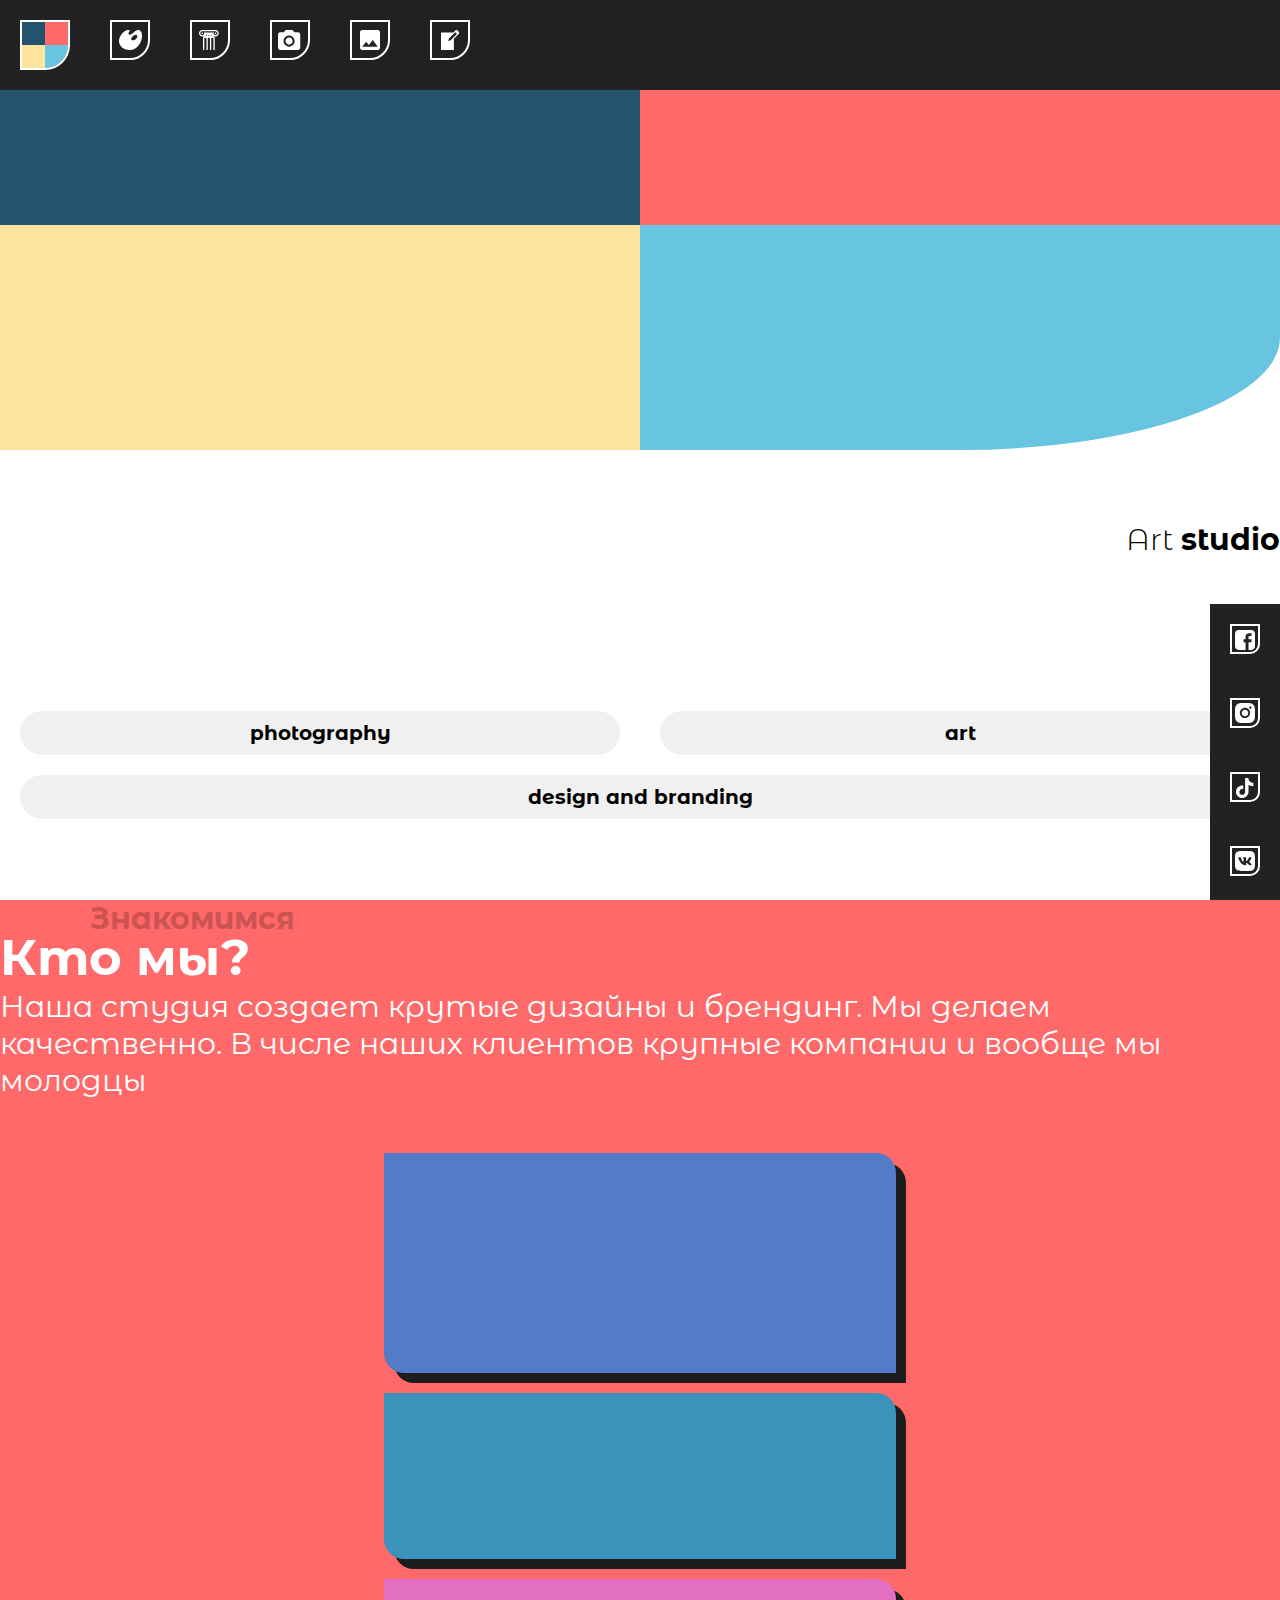
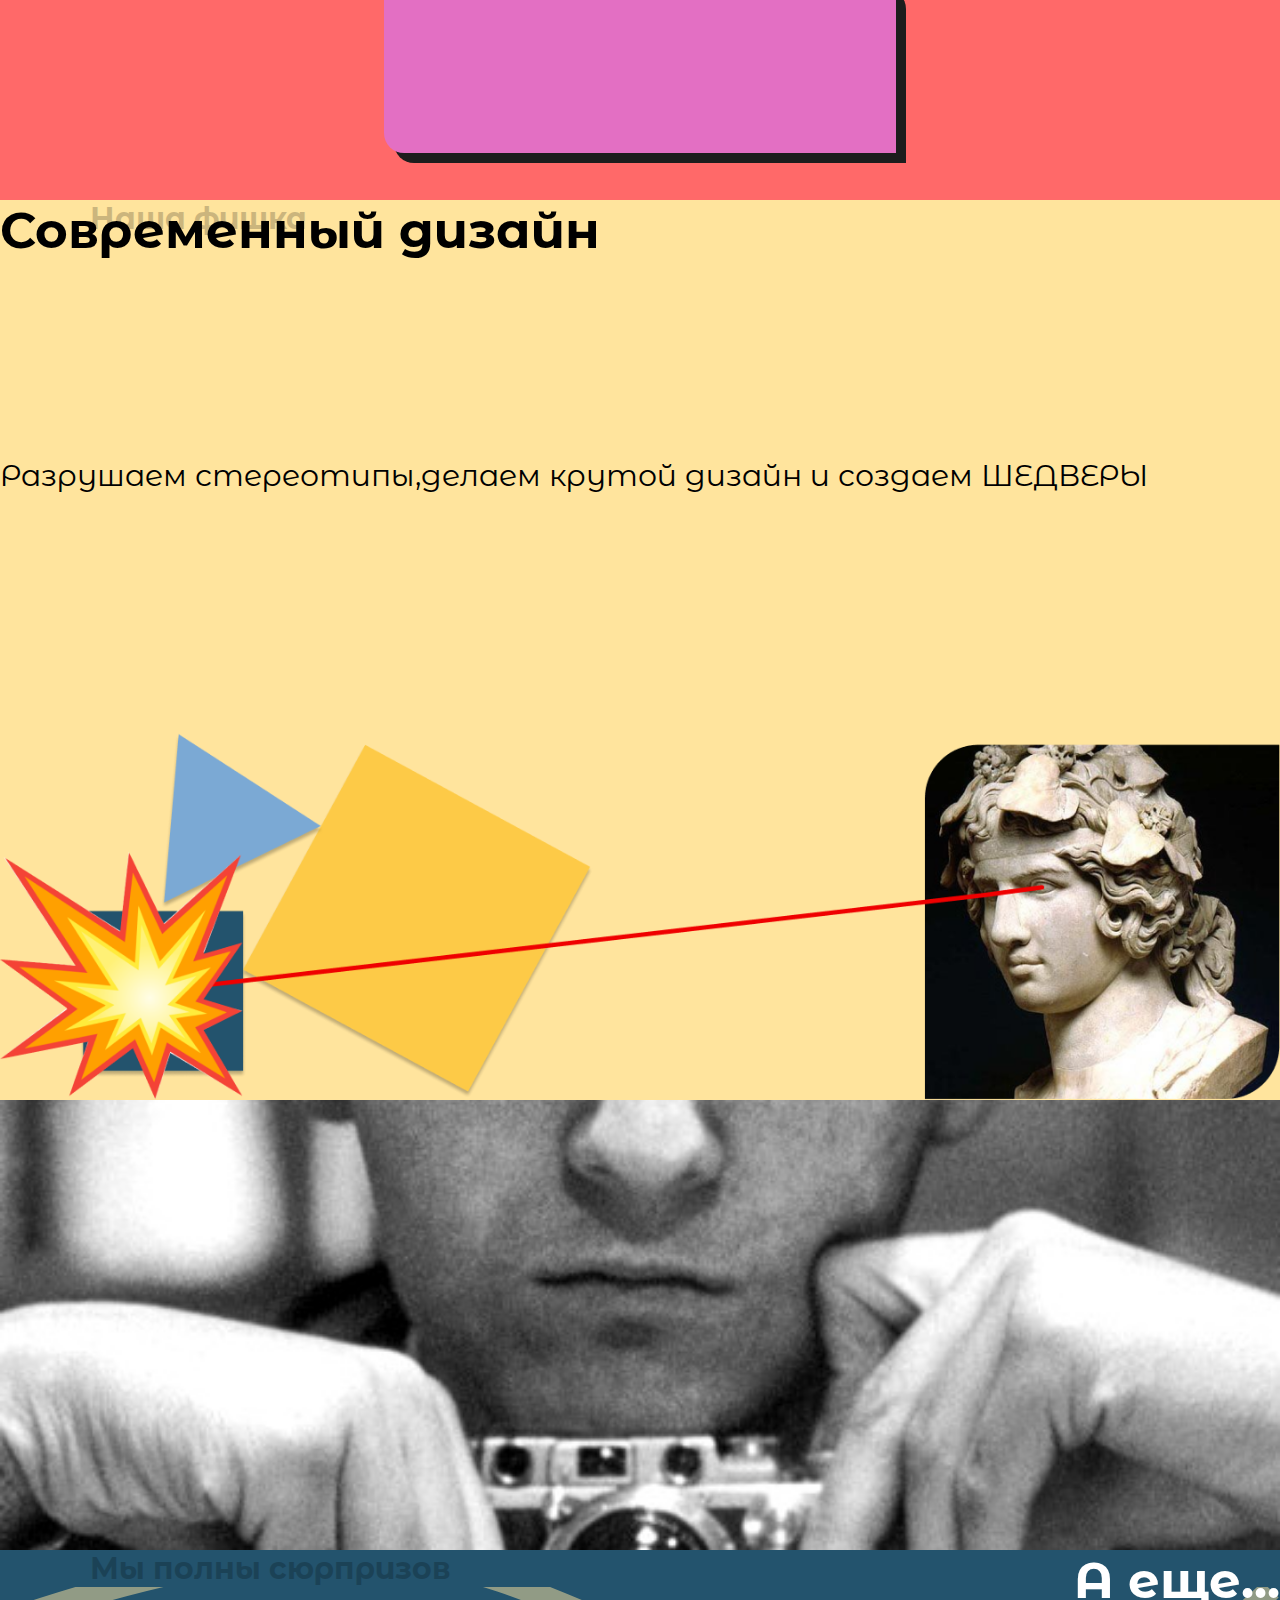
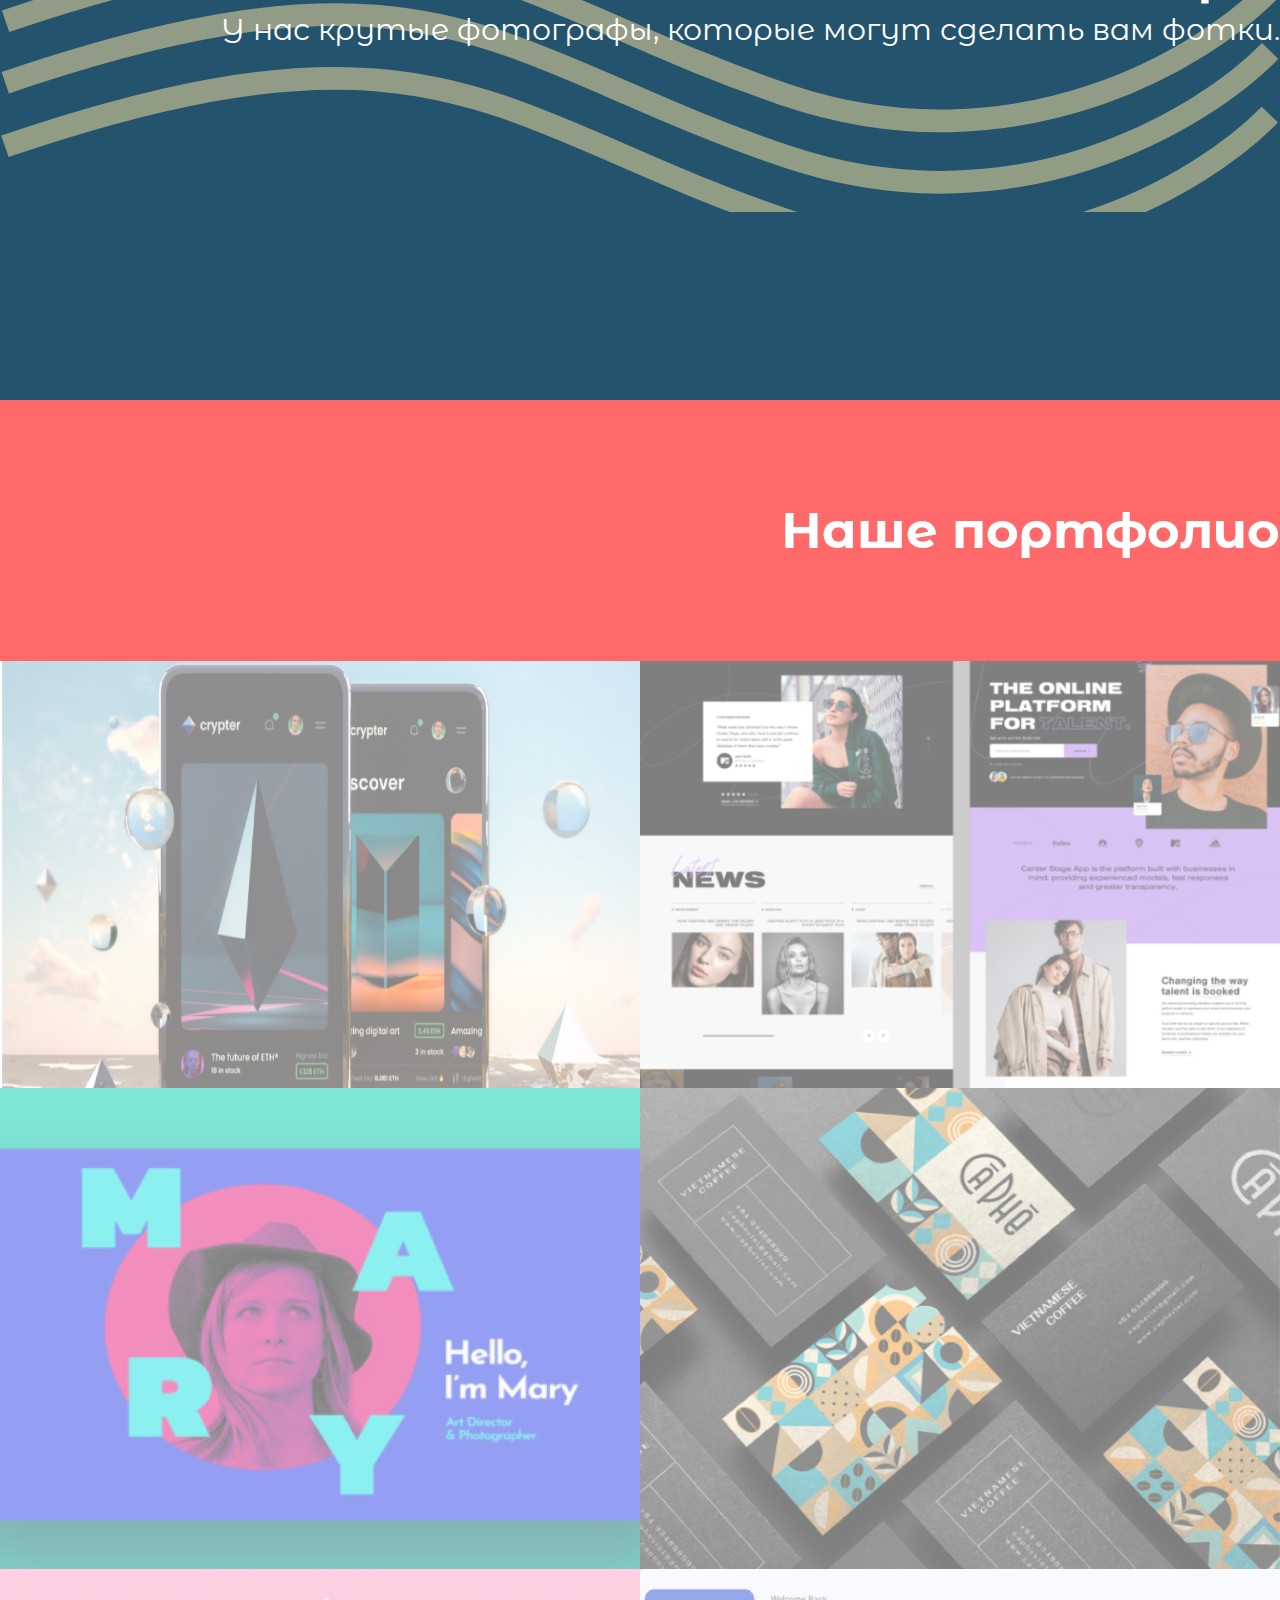
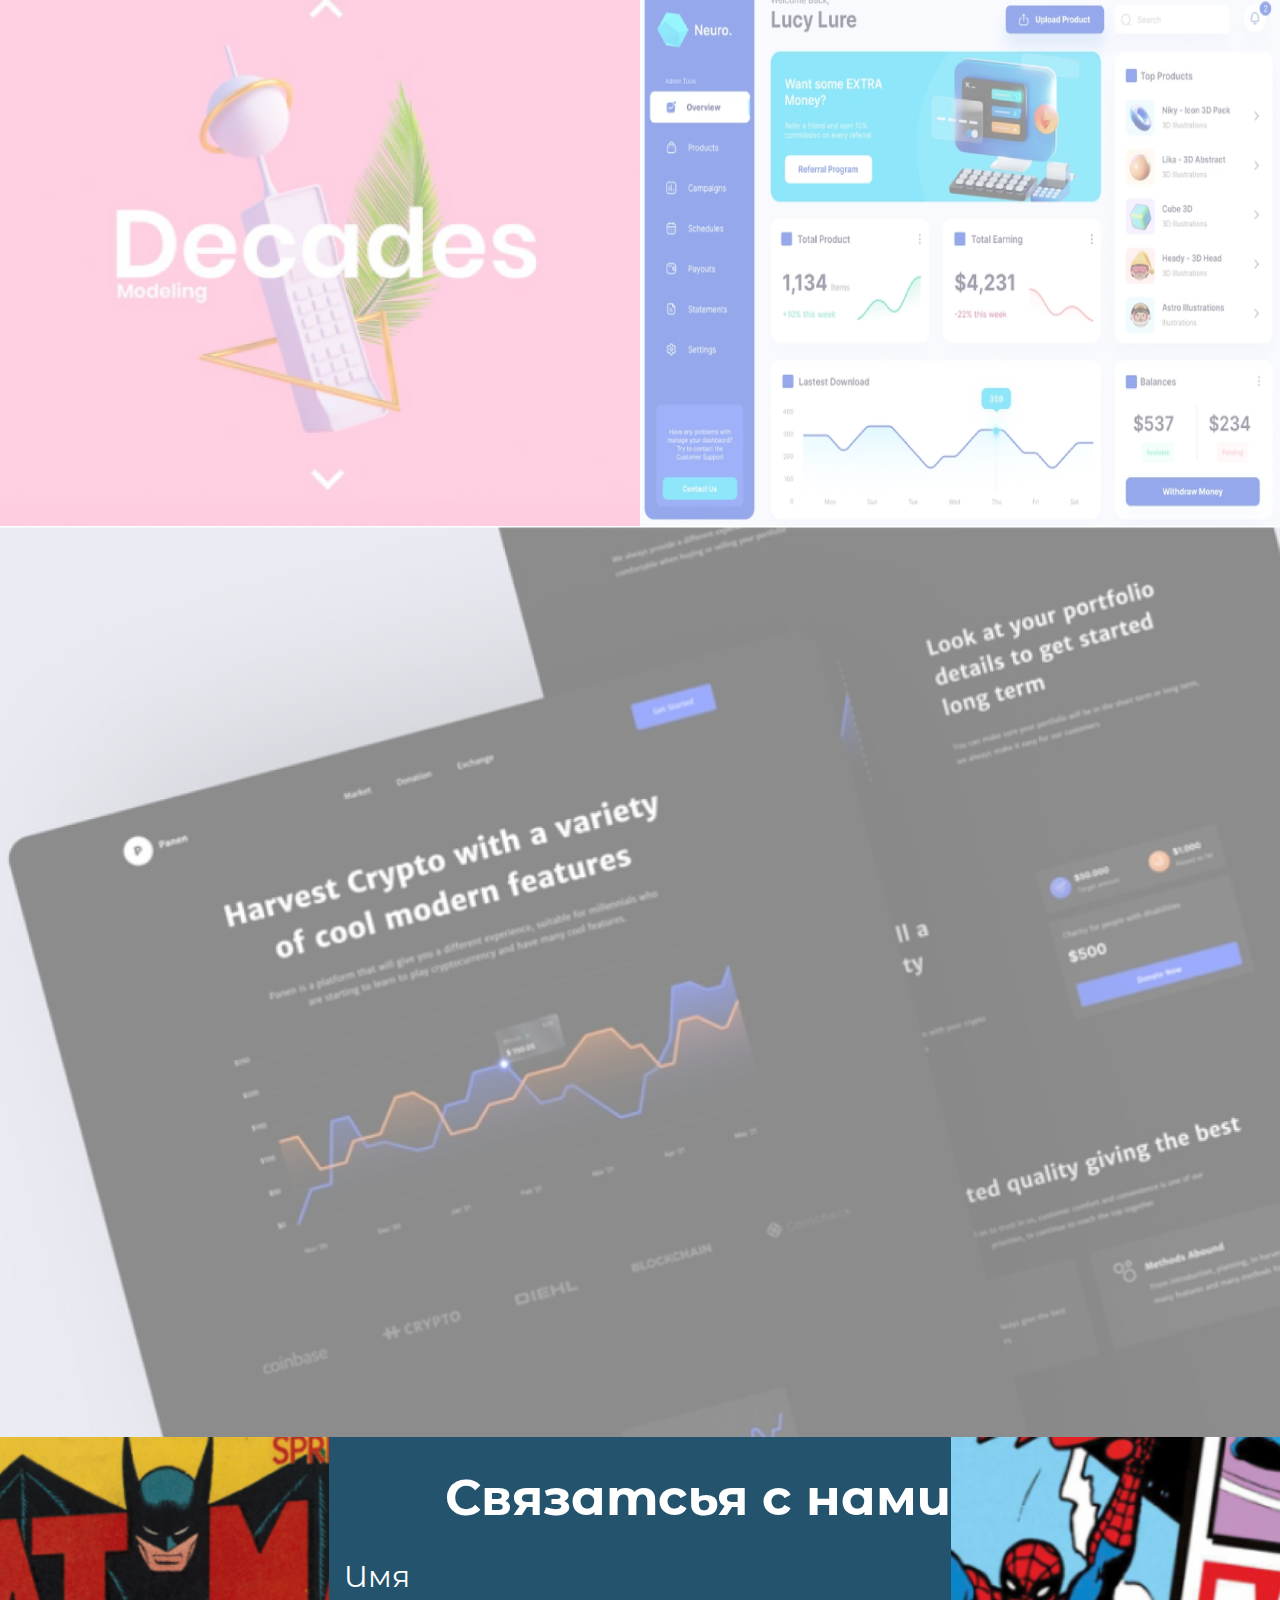
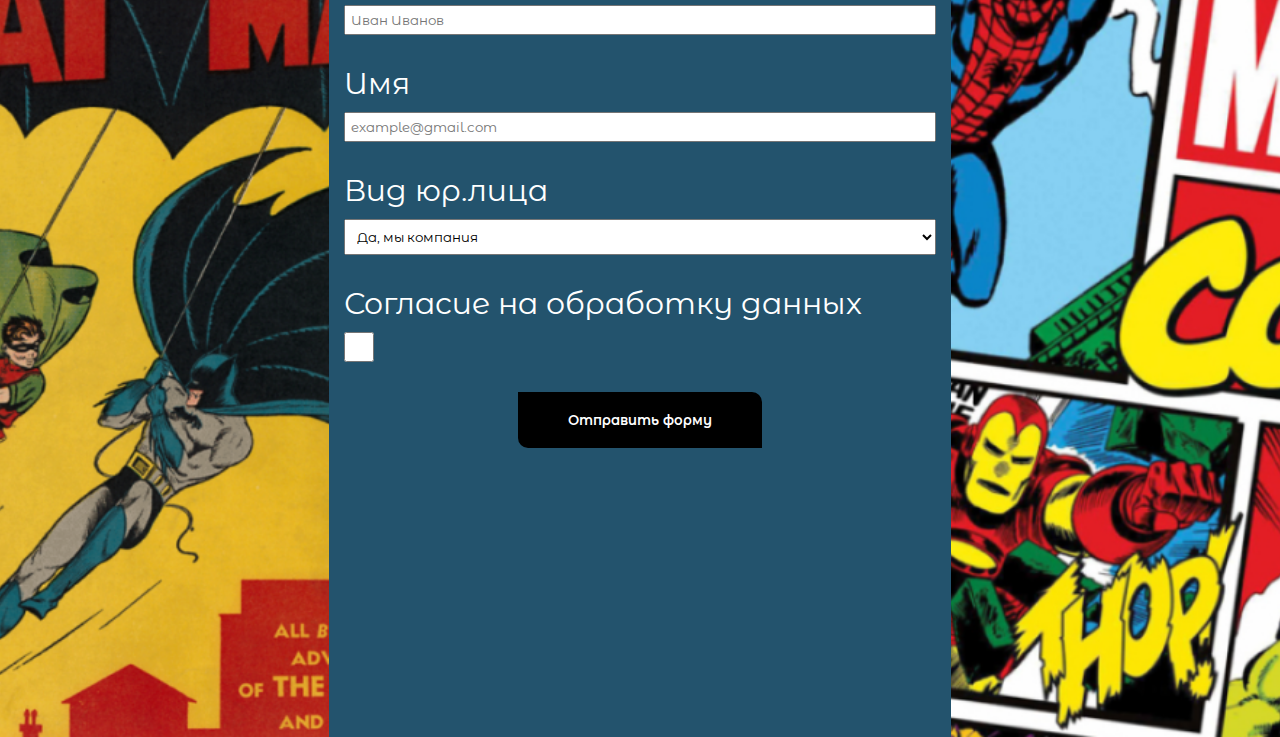
<file: index.html>
<!DOCTYPE html>
<html lang="en">
<head>
    <meta charset="UTF-8">
    <meta name="viewport" content="width=device-width, initial-scale=1.0">
    <title>ArtStudio</title>
    <link rel="stylesheet" href="style.css">
</head>
<body>
    <div class="nav-menu">
        <a href="#header" class="menu-item logo">
            <img src="img/icons/site-logo.svg" alt="" class="logo-img">
        </a>
        <a href="#about" class="menu-item">
            <img src="img/icons/section2-ic.svg" alt="" class="item-img">
        </a>
        <a href="#advantages" class="menu-item">
            <img src="img/icons/section3-ic.svg" alt="" class="item-img">
        </a>
        <a href="#photography" class="menu-item">
            <img src="img/icons/section4-ic.svg" alt="" class="item-img">
        </a>
        <a href="#gallery" class="menu-item">
            <img src="img/icons/section5-ic.svg" alt="" class="item-img">
        </a>
        <a href="#contact" class="menu-item">
            <img src="img/icons/section6-ic.svg" alt="" class="item-img">
        </a>
    </div>
    <div class="social">
        <a href="" class="social-item">
            <img src="img/icons/social-fb-ic.svg" alt="" class="social-item-img">
        </a>
        <a href="" class="social-item">
            <img src="img/icons/social-inst-ic.svg" alt="" class="social-item-img">
        </a>
        <a href="" class="social-item">
            <img src="img/icons/social-tiktok-ic.svg" alt="" class="social-item-img">
        </a>
        <a href="" class="social-item">
            <img src="img/icons/social-vk-ic.svg" alt="" class="social-item-img">
        </a>
    </div>
    <div class="header" id="header">
        <div class="header-left">
            <div class="color dark-blue"></div>
            <div class="color red"></div>
            <div class="color yellow"></div>
            <div class="color light-blue"></div>
        </div>
        <div class="header-right">
            <h1 class="header-title">Art <span>studio</span></h1>
            <div class="header-branches">
                <p class="branch-item">photography</p>
                <p class="branch-item">art</p>
                <p class="branch-item">design and branding</p>
            </div>
        </div>
    </div>
    <div class="about" id="about">
        <div class="about-content">
            <div class="about-content-left">
                <h2 class="about-title">Кто мы?</h2>
                <p class="about-text">Наша студия создает крутые дизайны и брендинг.
                    Мы делаем качественно. В числе наших клиентов крупные компании и вообще мы молодцы</p>
            </div>
            <div class="about-content-right">
                <div class="about-rect rect1"></div>
                <div class="about-rect rect2"></div>
                <div class="about-rect rect3"></div>
            </div>
        </div>
        <div class="about-background">
            <p class="bg-text">Знакомимся</p>
        </div>
    </div>
    <div class="advantages" id="advantages">
        <div class="advantages-content">
            <h2 class="advantages-title">Современный дизайн</h2>
            <p class="advantages-text">Разрушаем стереотипы,делаем крутой дизайн и создаем ШЕДВЕРЫ</p>
            <img src="img/pictures/3rd-section-img.png" alt="" class="advantages-img">
        </div>
        <div class="advantages-background">
            <p class="bg-text">Наша фишка</p>
        </div>
    </div>
    <div class="photography" id="photography">
        <div class="photography-left"></div>
        <div class="photography-right">
            <div class="photography-content">
                <h2 class="photography-title">А еще...</h2>
                <p class="photography-text">У нас крутые фотографы, которые могут сделать вам фотки.</p>
            </div>
            <div class="photography-bg">
                <p class="bg-text">Мы полны сюрпризов</p>
                <div class="bg-img"></div>
            </div>
        </div>
    </div>
    <div class="gallery" id="gallery">
        <h2 class="gallery-title">Наше портфолио</h2>
        <div class="gallery-content">
            <img src="part2/img/pictures/gallery1.png" alt="" class="gallery-item item1">
            <img src="part2/img/pictures/gallery2.png" alt="" class="gallery-item item2">  
            <img src="part2/img/pictures/gallery3.png" alt="" class="gallery-item item3">  
            <img src="part2/img/pictures/gallery4.png" alt="" class="gallery-item item4">  
            <img src="part2/img/pictures/gallery5.png" alt="" class="gallery-item item5">  
            <img src="part2/img/pictures/gallery6.png" alt="" class="gallery-item item6">  
            <img src="part2/img/pictures/gallery7.png" alt="" class="gallery-item item7">    
        </div>
    </div>
    <div class="contact" id="contact">
        <div class="left-side"></div>
        <div class="mid-side">
            <h2 class="contact-title">Связатсья с нами</h2>
            <form class="contact-form">
                <label for="name" class="form-label">Имя</label>
                <input type="text" class="text-input" id="name" placeholder="Иван Иванов">
                <label for="email" class="form-label">Имя</label>
                <input type="email" class="text-input" id="email" placeholder="example@gmail.com">
                <label for="iscompany" class="form-label">Вид юр.лица</label>
                <select id="iscompany" class="select-input">
                    <option value="yes">Да, мы компания</option>
                    <option value="no">Нет, я физ.лицо</option>
                </select>
                <label for="agreement" class="form-label">Согласие на обработку данных</label>
                <input type="checkbox" id="agreement" class="check-input">
                <button class="form-btn">Отправить форму</button>
            </form>
        </div>
        <div class="right-side"></div>
    </div>
    
</body>
</html>
</file>
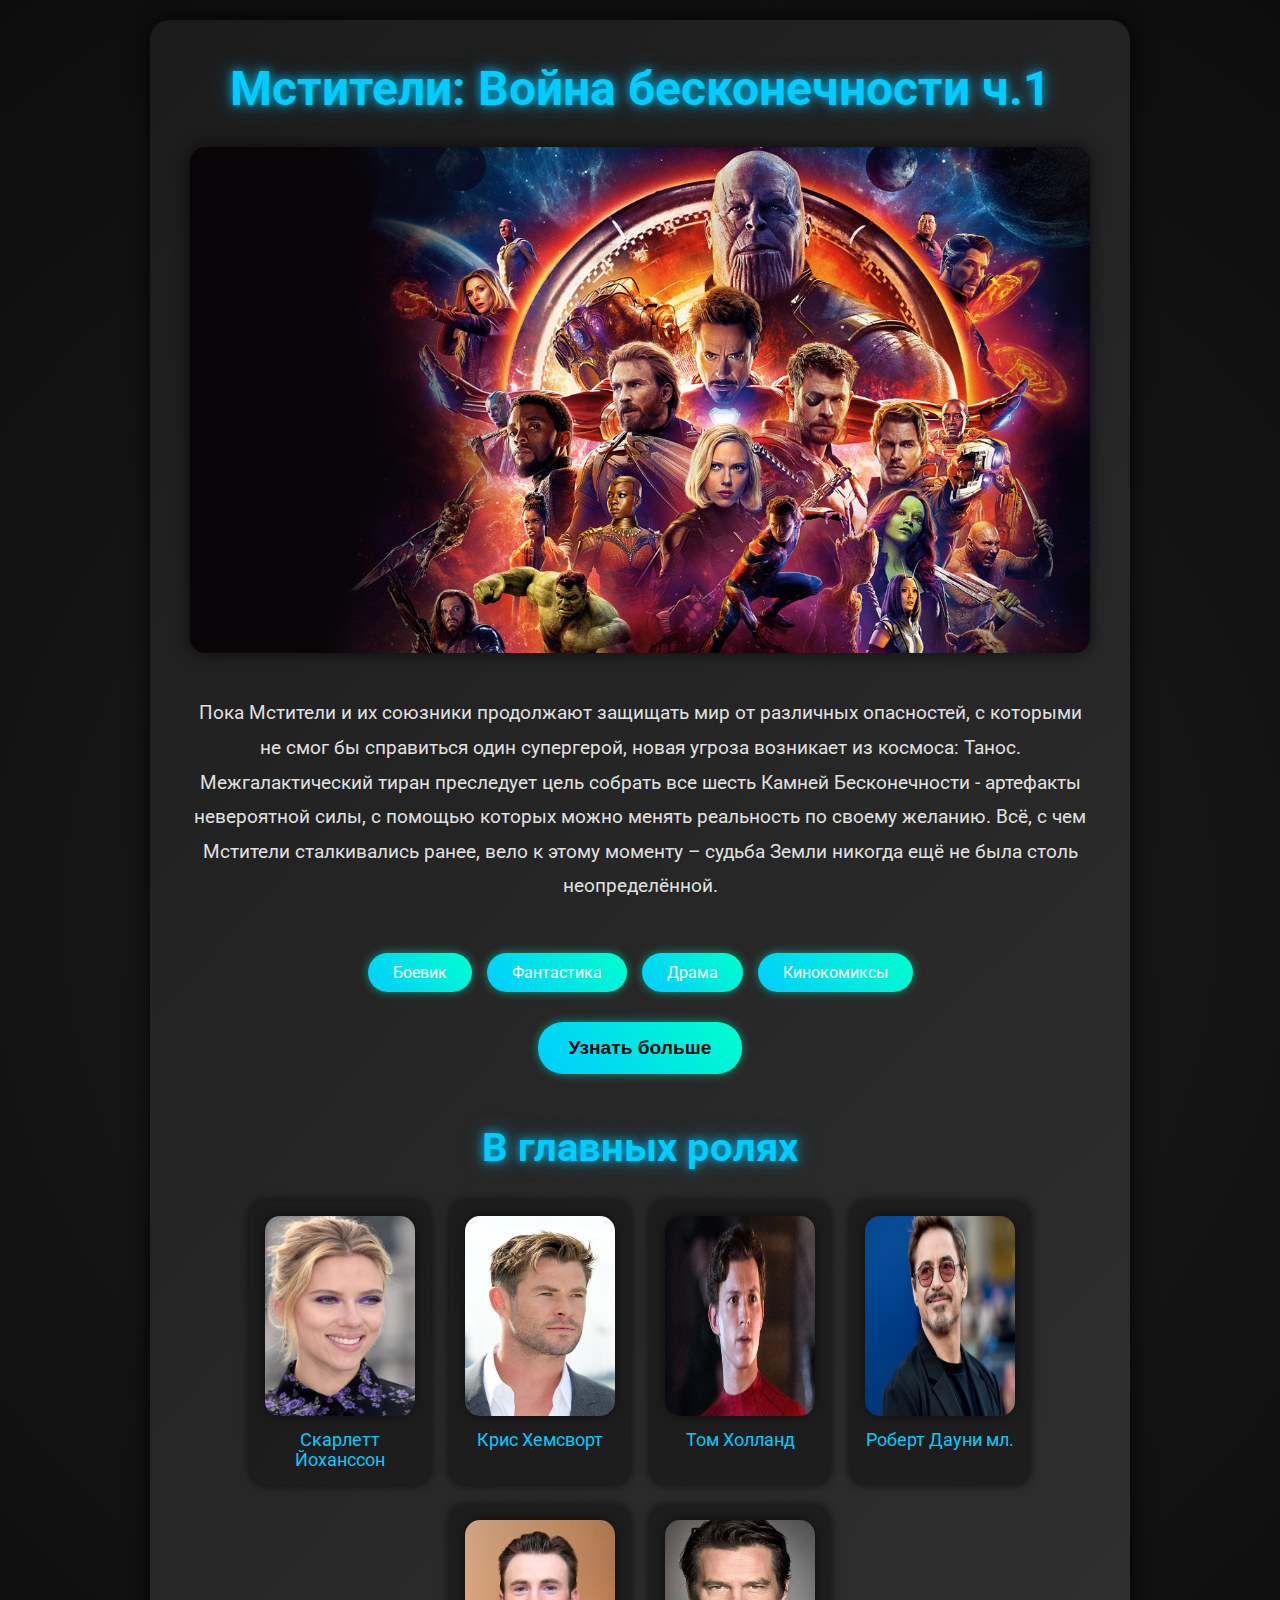
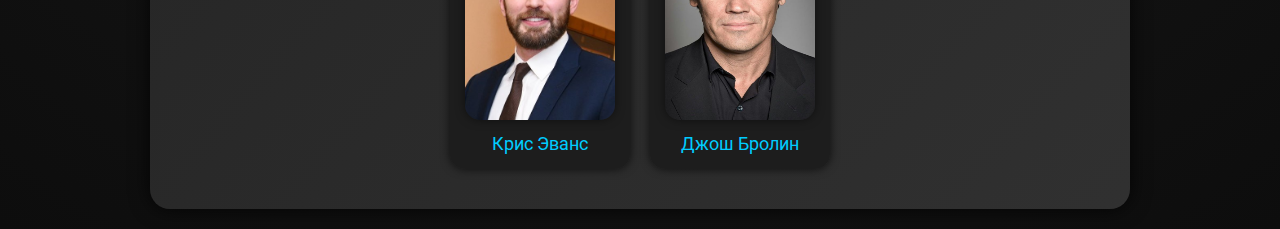
<file: domashka 1/index.html>
<!DOCTYPE html>
<html lang="ru">
<head>
    <meta charset="UTF-8">
    <meta name="viewport" content="width=device-width, initial-scale=1.0">
    <title>Мстители: Война бесконечности ч.1</title>
    <style>
        @import url('https://fonts.googleapis.com/css2?family=Roboto:wght@400;700&display=swap');
        body {
            background: radial-gradient(circle at 50% 50%, #1c1c1c, #0d0d0d);
            color: #e0e0e0;
            font-family: 'Roboto', sans-serif;
            margin: 0;
            padding: 0;
            display: flex;
            justify-content: center;
            align-items: center;
            min-height: 100vh;
            flex-direction: column;
            overflow-x: hidden;
        }
        .container {
            background: linear-gradient(135deg, rgba(28, 28, 28, 0.95) 0%, rgba(50, 50, 50, 0.95) 100%);
            border-radius: 20px;
            padding: 40px;
            box-shadow: 0 0 20px rgba(0, 0, 0, 0.8);
            max-width: 900px;
            width: 100%;
            text-align: center;
            position: relative;
            animation: fadeIn 2s ease-in-out;
            margin: 20px;
        }
        @keyframes fadeIn {
            from {
                opacity: 0;
                transform: translateY(20px);
            }
            to {
                opacity: 1;
                transform: translateY(0);
            }
        }
        .header {
            font-size: 3em;
            font-weight: 700;
            color: #00ccff;
            text-shadow: 0 0 10px rgba(0, 204, 255, 0.8), 0 0 20px rgba(0, 204, 255, 0.5);
            margin-bottom: 30px;
            animation: glow 1.5s infinite alternate;
        }
        @keyframes glow {
            from {
                text-shadow: 0 0 10px rgba(0, 204, 255, 0.8), 0 0 20px rgba(0, 204, 255, 0.5);
            }
            to {
                text-shadow: 0 0 20px rgba(0, 204, 255, 1), 0 0 30px rgba(0, 204, 255, 1);
            }
        }
        .synopsis {
            display: flex;
            flex-direction: column;
            align-items: center;
            margin-bottom: 30px;
        }
        .image-container img {
            border-radius: 15px;
            box-shadow: 0 0 15px rgba(0, 0, 0, 0.7);
            max-width: 100%;
            transition: transform 0.3s ease, box-shadow 0.3s ease;
        }
        .image-container img:hover {
            transform: scale(1.05);
            box-shadow: 0 0 30px rgba(0, 204, 255, 0.8);
        }
        .text-container {
            margin-top: 20px;
            text-align: center;
            animation: slideUp 1s ease-in-out;
        }
        @keyframes slideUp {
            from {
                transform: translateY(20px);
                opacity: 0;
            }
            to {
                transform: translateY(0);
                opacity: 1;
            }
        }
        .text-container p {
            font-size: 1.2em;
            line-height: 1.8em;
        }
        .tags {
            display: flex;
            justify-content: center;
            gap: 15px;
            flex-wrap: wrap;
            margin-top: 20px;
            animation: fadeInTags 1.5s ease-in-out;
        }
        @keyframes fadeInTags {
            from {
                opacity: 0;
                transform: scale(0.8);
            }
            to {
                opacity: 1;
                transform: scale(1);
            }
        }
        .tag {
            background: linear-gradient(45deg, #00ccff, #00ffcc);
            color: white;
            padding: 10px 25px;
            border-radius: 25px;
            font-size: 1em;
            transition: background 0.3s ease, box-shadow 0.3s ease;
            cursor: pointer;
            box-shadow: 0 0 10px rgba(0, 255, 204, 0.5);
        }
        .tag:hover {
            background: linear-gradient(45deg, #00ffcc, #00ccff);
            box-shadow: 0 0 20px rgba(0, 255, 204, 0.8);
        }
        .button-container {
            margin-top: 30px;
        }
        .button {
            background: linear-gradient(45deg, #00ccff, #00ffcc);
            color: #0d0d0d;
            border: none;
            padding: 15px 30px;
            border-radius: 25px;
            font-size: 1.2em;
            font-weight: bold;
            cursor: pointer;
            transition: background 0.3s ease, transform 0.3s ease, box-shadow 0.3s ease;
            box-shadow: 0 0 10px rgba(0, 255, 204, 0.5);
        }
        .button:hover {
            background: linear-gradient(45deg, #00ffcc, #00ccff);
            transform: scale(1.05);
            box-shadow: 0 0 20px rgba(0, 255, 204, 0.8);
        }
        .button:active {
            transform: scale(0.95);
        }
        .actors-section {
            margin-top: 50px;
            animation: fadeIn 2s ease-in-out;
        }
        .actors-header {
            font-size: 2.5em;
            font-weight: 700;
            color: #00ccff;
            text-shadow: 0 0 10px rgba(0, 204, 255, 0.8), 0 0 20px rgba(0, 204, 255, 0.5);
            margin-bottom: 30px;
        }
        .actors {
            display: flex;
            flex-wrap: wrap;
            justify-content: center;
            gap: 20px;
        }
        .actor {
            background-color: rgba(28, 28, 28, 0.9);
            border-radius: 15px;
            padding: 15px;
            box-shadow: 0 0 10px rgba(0, 0, 0, 0.7);
            text-align: center;
            width: 150px;
            transition: transform 0.3s ease, box-shadow 0.3s ease;
        }
        .actor img {
            border-radius: 15px;
            width: 100%;
            height: 200px;
            box-shadow: 0 0 10px rgba(0, 0, 0, 0.5);
        }
        .actor:hover {
            transform: scale(1.05);
            box-shadow: 0 0 20px rgba(0, 204, 255, 0.8);
        }
        .actor-name {
            margin-top: 10px;
            font-size: 1.1em;
            color: #00ccff;
        }
    </style>
</head>
<body>
    <div class="container">
        <div class="header">Мстители: Война бесконечности ч.1</div>
        <div class="synopsis">
            <div class="image-container">
                <img src="poster.jpg" alt="Мстители: Война бесконечности ч.1">
            </div>
            <div class="text-container">
                <p>Пока Мстители и их союзники продолжают защищать мир от различных опасностей, с которыми не смог бы справиться один супергерой, новая угроза возникает из космоса: Танос. Межгалактический тиран преследует цель собрать все шесть Камней Бесконечности - артефакты невероятной силы, с помощью которых можно менять реальность по своему желанию. Всё, с чем Мстители сталкивались ранее, вело к этому моменту – судьба Земли никогда ещё не была столь неопределённой.</p>
            </div>
        </div>
        <div class="tags">
            <div class="tag">Боевик</div>
            <div class="tag">Фантастика</div>
            <div class="tag">Драма</div>
            <div class="tag">Кинокомиксы</div>
        </div>
        <div class="button-container">
            <button class="button" onclick="alert('Больше информации скоро!')">Узнать больше</button>
        </div>
        <div class="actors-section">
            <div class="actors-header">В главных ролях</div>
            <div class="actors">
                <div class="actor">
                    <img src="1.jpg" alt="Скарлетт Йоханссон">
                    <div class="actor-name">Скарлетт Йоханссон</div>
                </div>
                <div class="actor">
                    <img src="2.jpg" alt="Крис Хемсворт">
                    <div class="actor-name">Крис Хемсворт</div>
                </div>
                <div class="actor">
                    <img src="3.jpg" alt="Том Холланд">
                    <div class="actor-name">Том Холланд</div>
                </div>
                <div class="actor">
                    <img src="4.png" alt="Роберт Дауни мл.">
                    <div class="actor-name">Роберт Дауни мл.</div>
                </div>
                <div class="actor">
                    <img src="5.jpg" alt="Крис Эванс">
                    <div class="actor-name">Крис Эванс</div>
                </div>
                <div class="actor">
                    <img src="6.jpg" alt="Джош Бролин">
                    <div class="actor-name">Джош Бролин</div>
                </div>
            </div>
        </div>
    </div>
</body>
</html>
</file>
<file: style.css>
@import url('https://fonts.googleapis.com/css2?family=Montserrat+Alternates:wght@300;400;700&display=swap');

*{
    font-family: 'Montserrat Alternates', sans-serif;
    margin: 0;
    padding: 0;
    box-sizing: border-box;
}

.nav-menu{
    background-color: #222222;
    display: flex;
    flex-direction: column;
    position: fixed;
    top: 0;
    left: 0;
    height: 100vh;
    z-index: 1000;
}

.menu-item{
    margin: 20px;
}

.menu-item:hover{
    animation: shake 1s linear 0s 1;
}

.social{
    background-color: #222222;
    display: flex;
    flex-direction: column;
    position: fixed;
    bottom: 0;
    right: 0;
    z-index: 1000;
}

.social-item{
    margin: 20px;
}

.header{
    display: flex;
    height: 100vh;
    padding-left: 90px;
}

.header-left,.header-right{
    width: 50%;
    height: 100%;
    display: flex;
}

.dark-blue{
    background-color: #23536D;
}

.red{
    background-color: #FF6969;
}

.yellow{
    background-color: #FFE49D;
}

.light-blue{
    background-color: #67C5E2;
    border-bottom-right-radius: 50%;
}

.color{
    width: 50%;
    height: 50%;
}

.header-left{
    flex-wrap: wrap;
}

.header-right{
    flex-direction: column;
    justify-content: space-around;
}

.header-title{
    font-size: 200px;
    font-weight: 300;
    text-align: right;
}

.header-title span{
    font-weight: 700;
}

.header-branches{
    display: flex;
    flex-wrap: wrap;
}

.branch-item{
    width: 40%;
    text-align: center;
    padding: 10px 0;
    margin: 10px 20px;
    background: #F0F0F0;
    border-radius: 50px;
    font-size: 20px;
    font-weight: 700;
    flex-grow: 1;
}

.about{
    width: 100%;
    height: 100vh;
    position: relative;
}

.about-content{
    height: 100%;
    width: 100%;
    display: flex;
}

.about-background{
    height: 100%;
    width: 100%;
    background: #FF6969;
    position: absolute;
    top: 0;
    left: 0;
    z-index: -1;
}

.bg-text{
    font-size: 150px;
    font-weight: 700;
    opacity: 0.2;
    padding-left: 90px;
}

.rect1{
    width: 270px;
    height: 220px;
    background: #547BC7;
    box-shadow: 10px 10px 0 #1D1D1D;
    border-radius: 0 20px;
    align-self: flex-end;
}

.rect2{
    width: 174px;
    height: 166px;
    background: #3993BA;
    box-shadow: 10px 10px 0 #1D1D1D;
    border-radius: 0 20px;
}

.rect3{
    width: 269px;
    height: 174px;
    background: #E36FC3;
    box-shadow: 10px 10px 0 #1D1D1D;
    border-radius: 0 20px;
    align-self: flex-start;
}

.about-title{
    font-size: 50px;
    color: white;
}

.about-text{
    font-size: 30px;
    color: white;
}

.about-content-left{
    padding-left: 90px;
    display: flex;
    flex-direction: column;
    justify-content: space-between;
}

.about-content-right{
    display: flex;
    flex-direction: column;
    justify-content: space-around;
    align-items: center;
    width: 30%;
}

.advantages{
    width: 100%;
    height: 100vh;
    position: relative;
}

.advantages-background{
    width: 100%;
    height: 100%;
    position: absolute;
    top: 0;
    left: 0;
    background-color: #FFE49D;
    z-index: -1;
}

.advantages-title{
    font-size: 50px;
    width: 40%;
}

.advantages-text{
    font-size: 50px;
    width: 40%;
}

.advantages-content{
    height: 100%;
    width: 100%;
    display: flex;
    flex-wrap: wrap;
    justify-content: space-between;
    padding-left: 90px;
    align-content: space-between;
}

.advantages-img{
    width: 40%;
    flex-grow: 1;
}

.photography{
    display: flex;
    height: 100vh;
    width: 100%;
}

.photography-left{
    background: url(part2/img/pictures/4th-section-img.png) center/cover no-repeat;
    /* width: 100%;
    height: 100%; */
    flex-grow: 1;
    flex-basis: 500px;
}

.photography-right{
    position: relative;
    overflow: hidden;
    flex-grow: 1;
    flex-basis: 500px;
}

.photography-bg{
    position: absolute;
    top: 0;
    left: 0;
    height: 100%;
    background: #23536D;
    z-index: -1;
}

.photography-title{
    font-size: 50px;
    color: white;
    text-align: right;
}

.photography-text{
    font-size: 30px;
    color: white;
    text-align: right;
}

.bg-img{
    background: url(part2/img/pictures/4th-section-bg.svg) center/cover no-repeat;
    width: 100%;
    height: 30%;
}

.gallery-title{
    background:  #FF6969;
    padding: 100px 0 100px 90px;
    text-align: right;
    font-size: 50px;
    color: white;
}

.gallery-content{
    display: flex;
    flex-wrap: wrap;
    padding-left: 90px;
}

.gallery-item{
    width: 50%;
    flex-grow: 1;
    flex-basis: 300px;
    opacity: 0.5;
    transition: 1s;
}

.gallery-item:hover{
    opacity: 1;
}

.item1{
    order: 7;
}

.item2{
    order: 6;
}
.item3{
    order: 3;
}
.item4{
    order: 5;
}
.item5{
    order: 1;
}

.item7{
    order: -1;
}

.contact{
    display: flex;
    width: 100%;
    height: 100vh;
}

.left-side{
    background: url(part2/img/pictures/form-left.png) center/cover no-repeat;
    /* flex-basis: 300px;
    flex-grow: 1;
    flex-shrink: 5; */
    flex: 1 5 300px;
}

.mid-side{
    /* flex-grow: 3;
    flex-shrink: 1; */
    flex: 3 1 auto;
    background: #23536D;
}

.right-side{
    background: url(part2/img/pictures/form-right.png) center/cover no-repeat;
    /* flex-basis: 300px;
    flex-grow: 1;
    flex-shrink: 5; */
    flex: 1 5 300px;
}

.contact-title{
    font-size: 50px;
    padding: 30px 0;
    text-align: right;
    color: white;
}

.contact-form{
    display: flex;
    flex-direction: column;
}

.form-label{
    font-size: 30px;
    color: white;
    margin-bottom: 10px;
    margin-left: 15px;
}

.text-input{
    padding: 5px;
    margin: 0 15px 30px 15px;
}

.select-input{
    padding: 8px;
    margin: 0 15px 30px 15px;
}

.check-input{
    width: 30px;
    height: 30px;
    margin-left: 15px;
}

.form-btn{
    margin: 30px auto;
    background-color: black;
    border-radius: 0 10px;
    border: none;
    outline: none;
    padding: 20px 50px;
    color: white;
    font-weight: 600;
    transition: 0.3s;
}

.form-btn:hover{
    transform: scale(1.1);
    background: #222222;
}

.form-btn:active{
    transform: scale(1.1);
    background: #FF6969;
}

@keyframes shake{
    0%{
        transform: rotate(0deg);
    }

    35%{
        transform: rotate(10deg);
    }

    70%{
        transform: rotate(-10deg);
    }

    100%{
        transform: rotate(0deg);
    }
}

@media(max-width: 1300px){
    .header-title{
        font-size: 30px;
    }

    .bg-text{
        font-size: 30px;
    }

    .header{
        flex-direction: column;
        padding-left: 0;
    }

    .header-left,.header-right{
        width: 100%;
    }

    .nav-menu{
        width: 100%;
        height: 90px;
        flex-direction: row;
    }

    .about-content{
        flex-direction: column;
        justify-content: space-around;
    }

    .about-content-right{
        flex-direction: column;
        width: 100%;
    }

    .rect1,.rect2,.rect3{
        align-self: flex-start;
        width: 40%;
        margin: auto;
        margin-bottom: 20px;
    }

    .about-content-left{
        padding-left: 0;
    }

    .advantages-content{
        flex-direction: column;
        padding-left: 0;
    }

    .advantages-title,.advantages-text,.advantages-img{
        width: 100%;
    }

    .advantages-text{
        font-size: 30px;
    }

    .advantages-img{
        flex-grow: 0;
    }

    .photography{
        flex-direction: column;
    }

    .photography-left{
        width: 100%;
        height: 100%;
        flex-grow: 0;
        flex-basis: auto;
    }

    .photography-right{
        width: 100%;
        height: 100%;
        flex-grow: 0;
        flex-basis: auto;
    }

    .photography-bg{
        width: 100%;
        height: 100%;
    }

    .bg-img{
        height: 50%;
    }
    .gallery-content{
        padding-left: 0;
    }
}
</file>
